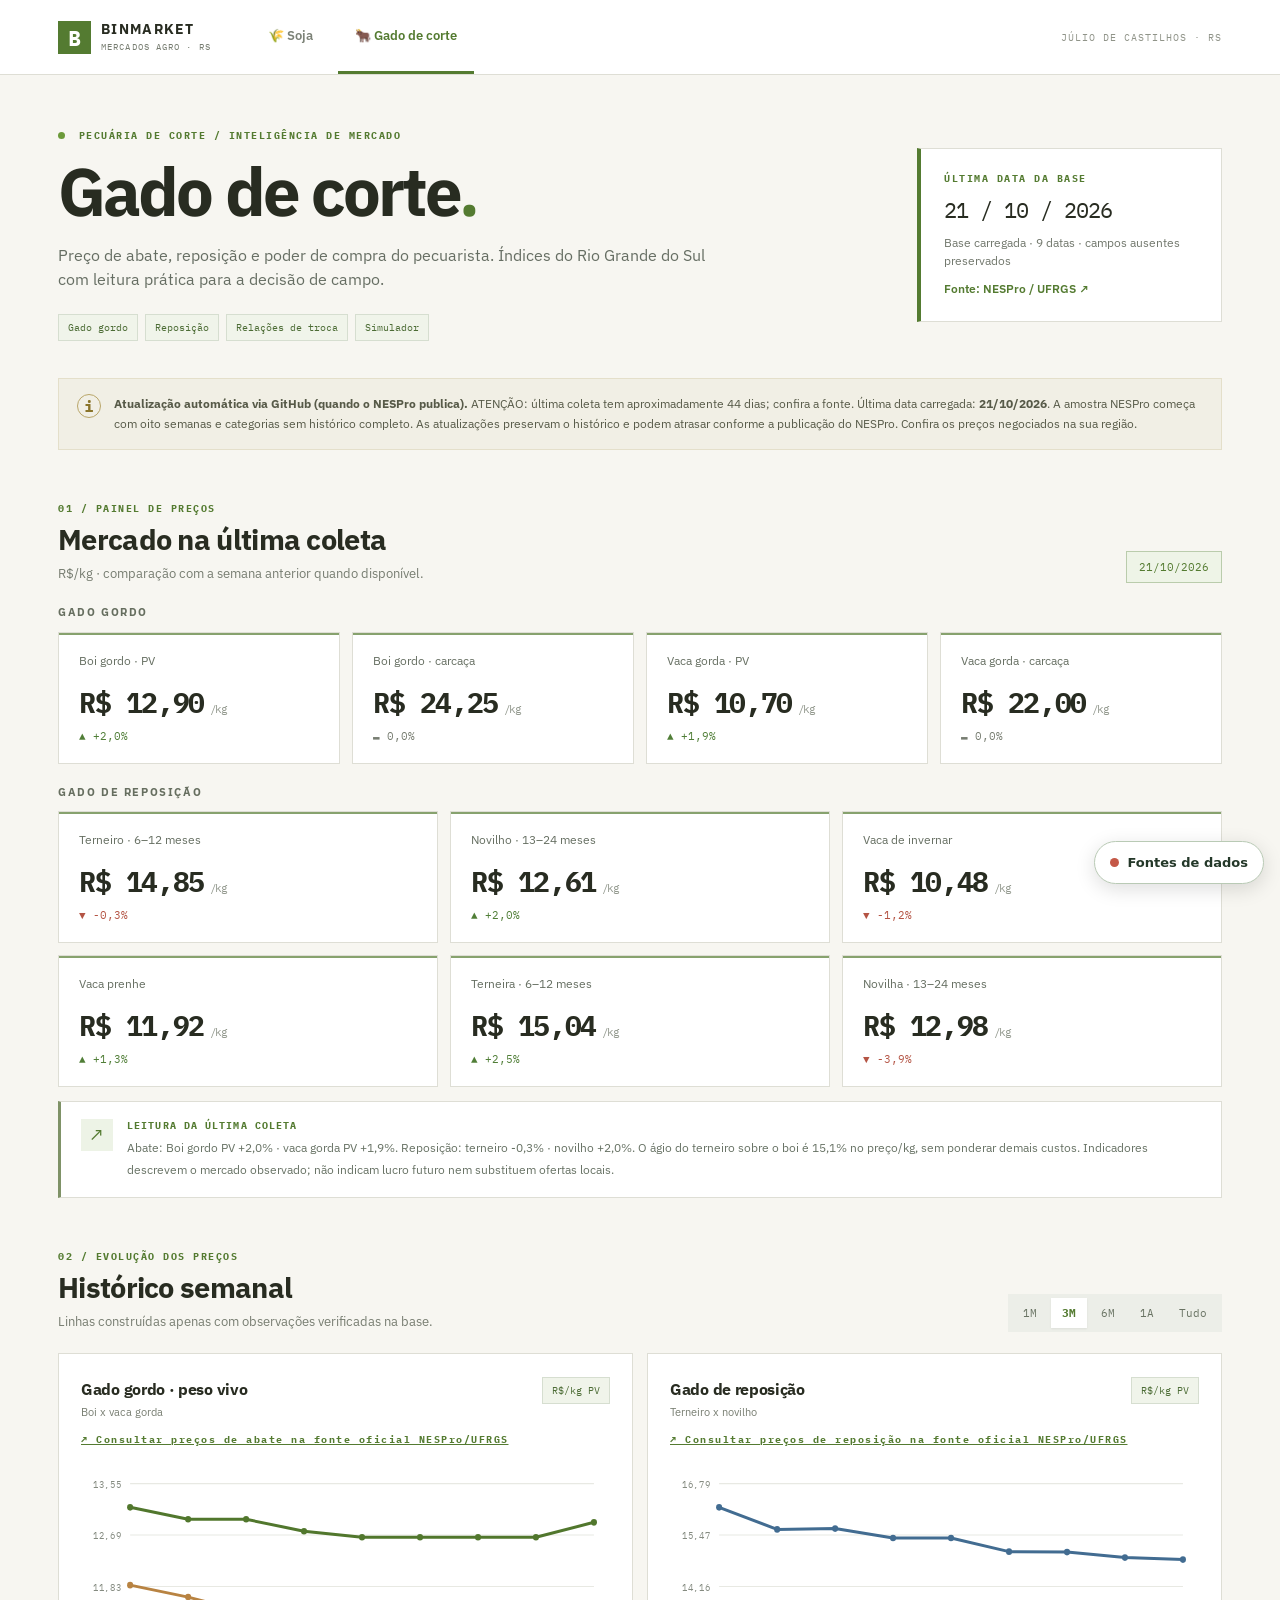
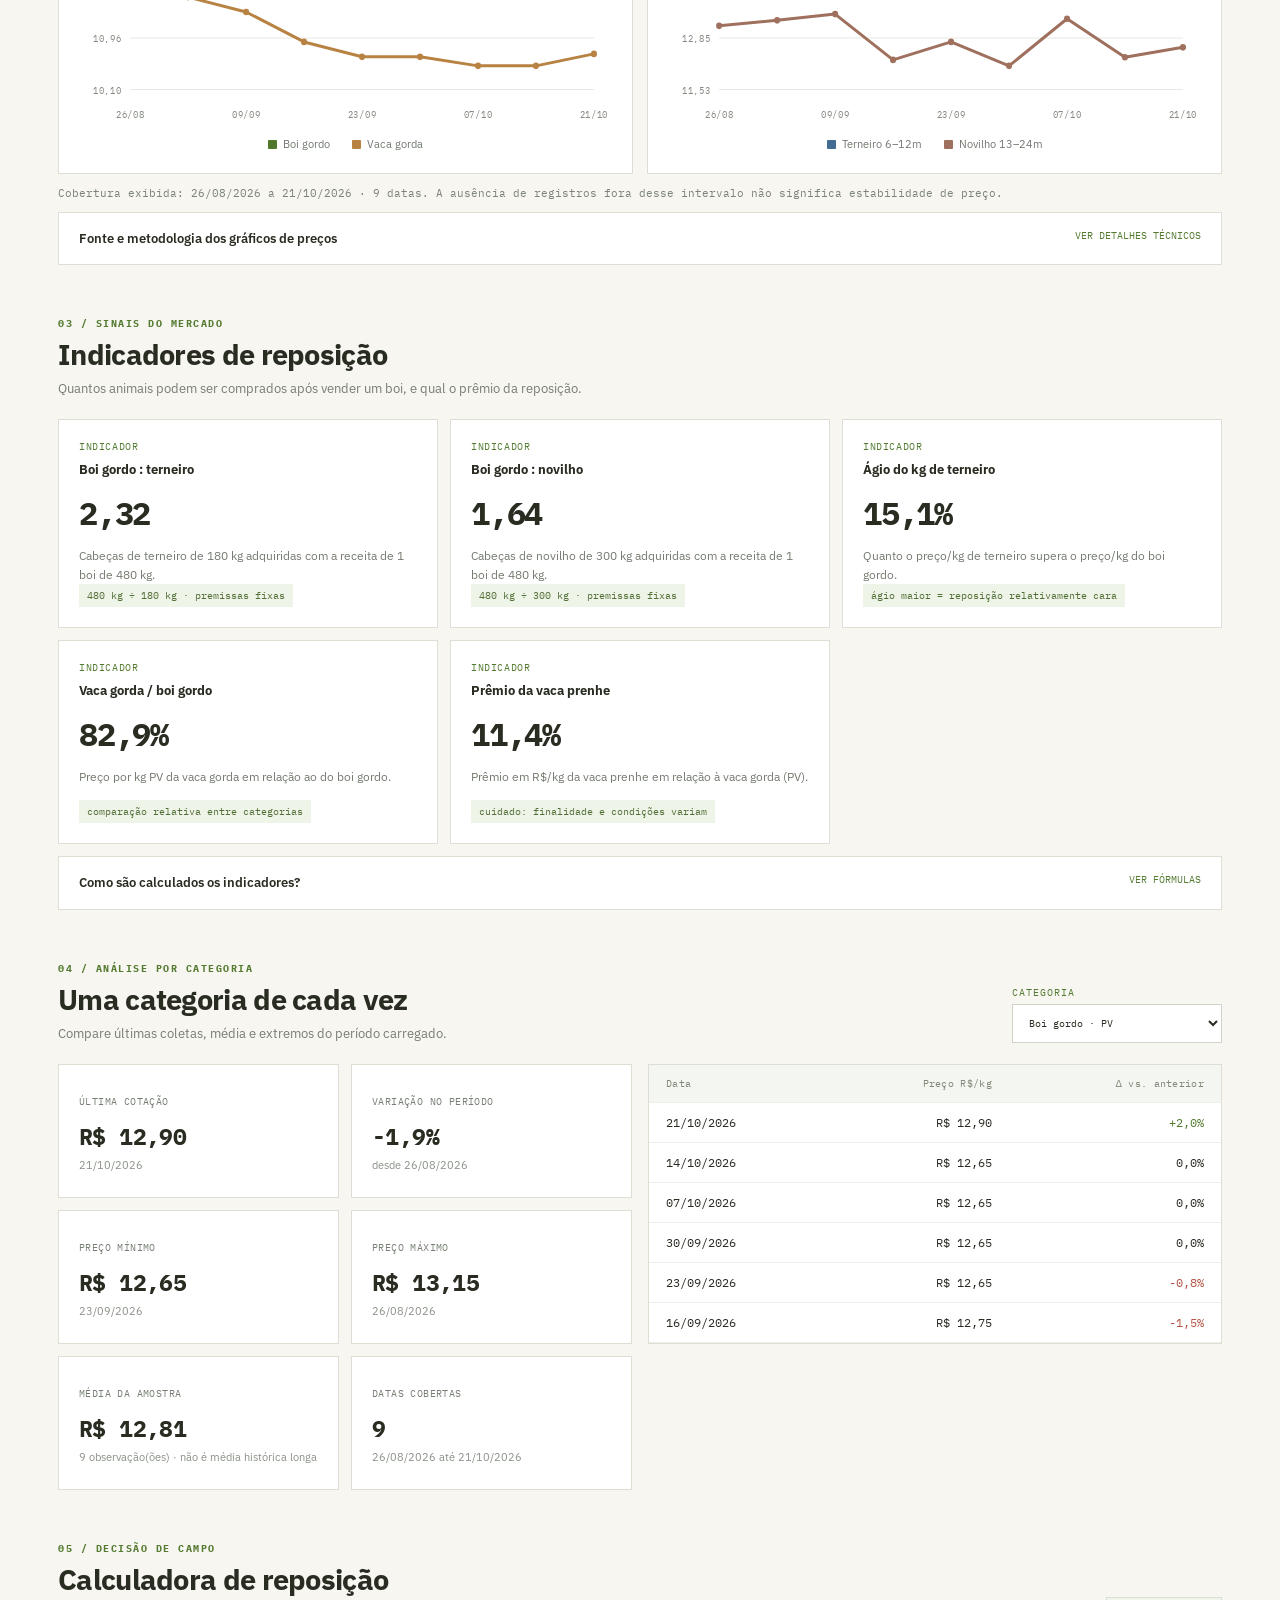
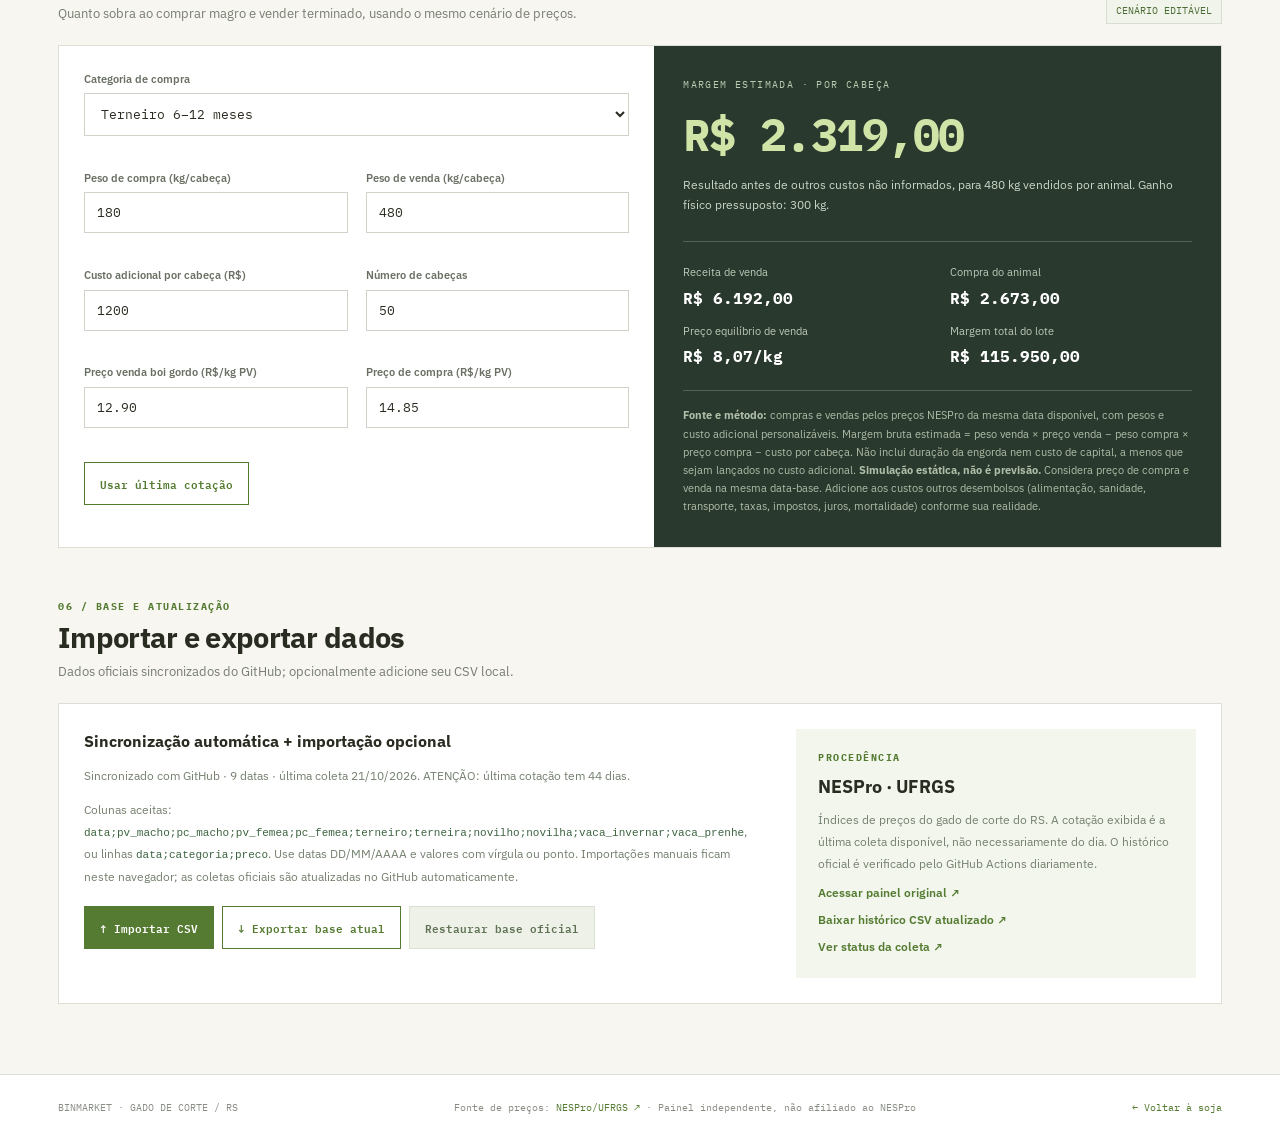
<file: bovinos.html>
<!DOCTYPE html>
<html lang="pt-BR">
<head>
<meta charset="utf-8"><meta name="viewport" content="width=device-width, initial-scale=1">
<title>Gado de corte · BinMarket RS</title>
<meta name="description" content="Painel de gado gordo e reposição no RS. Preços NESPro/UFRGS, relações de troca, gráficos históricos e simulador de reposição.">
<link rel="preconnect" href="https://fonts.googleapis.com">
<link rel="preconnect" href="https://fonts.gstatic.com" crossorigin>
<link href="https://fonts.googleapis.com/css2?family=IBM+Plex+Mono:wght@400;500;600;700&family=IBM+Plex+Sans:wght@400;500;600;700&display=swap" rel="stylesheet">
<link rel="stylesheet" href="assets/bovinos.css">
<script defer src="assets/bovinos.js"></script>
</head>
<body>
<header class="app-nav" aria-label="Navegação do painel">
  <div class="app-nav-inner">
    <a class="brand" href="index.html"><span class="brand-square">B</span><span><strong>BINMARKET</strong><small>MERCADOS AGRO · RS</small></span></a>
    <nav class="market-tabs" aria-label="Mercado"><a href="index.html">🌾 Soja</a><a class="active" aria-current="page" href="bovinos.html">🐂 Gado de corte</a></nav>
    <span class="nav-region">JÚLIO DE CASTILHOS · RS</span>
  </div>
</header>
<main class="wrap">
  <section class="hero">
    <div><div class="eyebrow"><span class="pulse"></span> PECUÁRIA DE CORTE / INTELIGÊNCIA DE MERCADO</div><h1>Gado de corte<span class="title-dot">.</span></h1><p>Preço de abate, reposição e poder de compra do pecuarista. Índices do Rio Grande do Sul com leitura prática para a decisão de campo.</p><div class="hero-tags"><span>Gado gordo</span><span>Reposição</span><span>Relações de troca</span><span>Simulador</span></div></div>
    <aside class="hero-aside"><div class="aside-caption">ÚLTIMA DATA DA BASE</div><strong id="sourceDate">14 OUT 2026</strong><span id="seedNote">Série parcial · 8 semanas verificadas</span><a href="https://bovinos-indices.nesproufrgs.com/" target="_blank" rel="noopener noreferrer">Fonte: NESPro / UFRGS ↗</a></aside>
  </section>
  <div class="data-warning" role="note"><span class="warning-icon">i</span><div><strong>Atualização automática via GitHub (quando o NESPro publica).</strong> <span id="freshnessStatus"></span> Última data carregada: <b id="dataWarningDate">14/10/2026</b>. A amostra NESPro começa com oito semanas e categorias sem histórico completo. As atualizações preservam o histórico e podem atrasar conforme a publicação do NESPro. Confira os preços negociados na sua região.</div></div>
  <section class="section" id="overview">
    <div class="section-head"><div><div class="section-index">01 / PAINEL DE PREÇOS</div><h2>Mercado na última coleta</h2><p>R$/kg · comparação com a semana anterior quando disponível.</p></div><div class="date-tag" id="lastDate">14/10/2026</div></div>
    <h3 class="minor-title">Gado gordo</h3><div class="kpi-grid kpi-four" id="slaughterCards"></div>
    <h3 class="minor-title">Gado de reposição</h3><div class="kpi-grid kpi-three" id="replacementCards"></div>
    <div class="market-readout"><div class="readout-mark">↗</div><div><div class="readout-head">LEITURA DA ÚLTIMA COLETA</div><p id="marketReadout">Calculando as variações a partir da série carregada.</p></div></div>
  </section>
  <section class="section" id="serie">
    <div class="section-head"><div><div class="section-index">02 / EVOLUÇÃO DOS PREÇOS</div><h2>Histórico semanal</h2><p>Linhas construídas apenas com observações verificadas na base.</p></div><div class="period-pills" role="group" aria-label="Período do gráfico"><button data-period="1" type="button">1M</button><button data-period="3" class="active" type="button">3M</button><button data-period="6" type="button">6M</button><button data-period="12" type="button">1A</button><button data-period="0" type="button">Tudo</button></div></div>
    <div class="chart-grid"><article class="chart-card"><div class="chart-heading"><div><h3>Gado gordo · peso vivo</h3><p>Boi x vaca gorda</p></div><span class="tag">R$/kg PV</span></div><div class="source-head" style="margin:10px 0 5px"><a href="https://bovinos-indices.nesproufrgs.com/" target="_blank" rel="noopener noreferrer">↗ Consultar preços de abate na fonte oficial NESPro/UFRGS</a></div><div id="chartSlaughter" class="chart-wrap"></div><div class="legend"><span><i style="background:#51772d"></i>Boi gordo</span><span><i style="background:#b88342"></i>Vaca gorda</span></div></article><article class="chart-card"><div class="chart-heading"><div><h3>Gado de reposição</h3><p>Terneiro x novilho</p></div><span class="tag">R$/kg PV</span></div><div class="source-head" style="margin:10px 0 5px"><a href="https://bovinos-indices.nesproufrgs.com/" target="_blank" rel="noopener noreferrer">↗ Consultar preços de reposição na fonte oficial NESPro/UFRGS</a></div><div id="chartReplacement" class="chart-wrap"></div><div class="legend"><span><i style="background:#426c91"></i>Terneiro 6–12m</span><span><i style="background:#9f705e"></i>Novilho 13–24m</span></div></article></div>
    <div class="chart-foot" id="coverageNote"></div>
    <details class="method"><summary>Fonte e metodologia dos gráficos de preços <span>VER DETALHES TÉCNICOS</span></summary>
      <div class="method-body">
        <p><b>Fonte e categoria:</b> NESPro/UFRGS, índices de bovinos do Rio Grande do Sul; gado gordo em peso vivo (PV) e reposição por categorias. <b>Unidade:</b> R$/kg PV. Valores de carcaça (PC) são independentes e não devem ser confundidos com PV.</p>
        <p><b>Período:</b> cada ponto do gráfico corresponde a uma data de coleta semanal publicada, não a um preço diário interpolado. Filtros de 1, 3, 6 e 12 meses limitam a janela de datas disponíveis, sem inventar observações nos intervalos.</p>
        <p><b>Metodologia:</b> séries ordenadas cronologicamente; comparação semanal = (cotação da semana ÷ cotação anterior − 1) × 100. Categorias sem observação histórica suficiente aparecem sem variação ou sem série, em vez de zero.</p>
        <p><b>Atualização e confiabilidade:</b> a base <a href="data/bovinos/historico.csv" download>CSV publicada no GitHub</a> é consultada automaticamente. A data da cotação pode ser anterior à data da sincronização. Exportação histórica completa depende da disponibilidade da fonte.</p>
      </div>
    </details>
  </section>
  <section class="section" id="indicadores"><div class="section-head"><div><div class="section-index">03 / SINAIS DO MERCADO</div><h2>Indicadores de reposição</h2><p>Quantos animais podem ser comprados após vender um boi, e qual o prêmio da reposição.</p></div></div><div id="ratioCards" class="ratio-grid"></div>
    <details class="method"><summary>Como são calculados os indicadores? <span>VER FÓRMULAS</span></summary><div class="method-body"><p><b>Boi : terneiro</b> = (R$/kg boi × peso boi) ÷ (R$/kg terneiro × peso terneiro).</p><p><b>Boi : novilho</b> = (R$/kg boi × peso boi) ÷ (R$/kg novilho × peso novilho).</p><p><b>Ágio</b> = [(R$/kg terneiro ÷ R$/kg boi) − 1] × 100. <b>Vaca/boi</b> = (R$/kg vaca gorda ÷ R$/kg boi gordo) × 100.</p><p>São referências econômicas parciais: frete, impostos, comissão, perdas, ganho de peso e capital de giro podem alterar a vantagem real. Estes indicadores usam pesos de referência fixos (480, 180 e 300 kg); no simulador, você pode escolher outros pesos para seu negócio.</p></div></details>
  </section>
  <section class="section" id="detalhe"><div class="section-head"><div><div class="section-index">04 / ANÁLISE POR CATEGORIA</div><h2>Uma categoria de cada vez</h2><p>Compare últimas coletas, média e extremos do período carregado.</p></div><label class="select-box">CATEGORIA <select id="categorySelect"></select></label></div><div class="detail-grid"><div class="stat-grid" id="categoryStats"></div><div class="history-table-wrap"><table><thead><tr><th>Data</th><th>Preço R$/kg</th><th>Δ vs. anterior</th></tr></thead><tbody id="historyRows"></tbody></table></div></div></section>
  <section class="section" id="simular"><div class="section-head"><div><div class="section-index">05 / DECISÃO DE CAMPO</div><h2>Calculadora de reposição</h2><p>Quanto sobra ao comprar magro e vender terminado, usando o mesmo cenário de preços.</p></div><span class="tag">CENÁRIO EDITÁVEL</span></div><div class="sim-shell"><div class="sim-form"><label>Categoria de compra<select id="simCategory"><option value="terneiro">Terneiro 6–12 meses</option><option value="novilho">Novilho 13–24 meses</option></select></label><label>Peso de compra (kg/cabeça)<input id="purchaseWeight" type="number" min="1" max="1000" step="1" value="180"></label><label>Peso de venda (kg/cabeça)<input id="saleWeight" type="number" min="1" max="1300" step="1" value="480"></label><label>Custo adicional por cabeça (R$)<input id="costHead" type="number" min="0" step="50" value="1200"></label><label>Número de cabeças<input id="heads" type="number" min="1" max="100000" step="1" value="50"></label><label>Preço venda boi gordo (R$/kg PV)<input id="salePrice" type="number" min="0.01" step="0.01" value="12.65"></label><label>Preço de compra (R$/kg PV)<input id="purchasePrice" type="number" min="0.01" step="0.01" value="14.90"></label><div class="sim-actions"><button id="resetPrices" type="button" class="btn-outline">Usar última cotação</button></div></div><div class="sim-result"><div class="result-label">MARGEM ESTIMADA · POR CABEÇA</div><div id="marginHead" class="result-number">—</div><p id="marginDescription"></p><div class="result-grid"><div><small>Receita de venda</small><strong id="revenueHead">—</strong></div><div><small>Compra do animal</small><strong id="purchaseHead">—</strong></div><div><small>Preço equilíbrio de venda</small><strong id="breakEven">—</strong></div><div><small>Margem total do lote</small><strong id="marginTotal">—</strong></div></div><div class="sim-note"><strong>Fonte e método:</strong> compras e vendas pelos preços NESPro da mesma data disponível, com pesos e custo adicional personalizáveis. Margem bruta estimada = peso venda × preço venda − peso compra × preço compra − custo por cabeça. Não inclui duração da engorda nem custo de capital, a menos que sejam lançados no custo adicional. <b>Simulação estática, não é previsão.</b> Considera preço de compra e venda na mesma data-base. Adicione aos custos outros desembolsos (alimentação, sanidade, transporte, taxas, impostos, juros, mortalidade) conforme sua realidade.</div></div></div></section>
  <section class="section" id="dados"><div class="section-head"><div><div class="section-index">06 / BASE E ATUALIZAÇÃO</div><h2>Importar e exportar dados</h2><p>Dados oficiais sincronizados do GitHub; opcionalmente adicione seu CSV local.</p></div></div><div class="import-panel"><div><h3>Sincronização automática + importação opcional</h3><p id="remoteUpdateStatus" role="status" aria-live="polite">Buscando histórico oficial no GitHub...</p><p>Colunas aceitas: <code>data;pv_macho;pc_macho;pv_femea;pc_femea;terneiro;terneira;novilho;novilha;vaca_invernar;vaca_prenhe</code>, ou linhas <code>data;categoria;preco</code>. Use datas DD/MM/AAAA e valores com vírgula ou ponto. Importações manuais ficam neste navegador; as coletas oficiais são atualizadas no GitHub automaticamente.</p><div class="button-bar"><label class="btn-primary file-btn">↑ Importar CSV<input type="file" id="csvInput" accept=".csv,text/csv,text/plain" hidden></label><button type="button" class="btn-outline" id="exportCsv">↓ Exportar base atual</button><button type="button" class="btn-soft" id="resetData">Restaurar base oficial</button></div><div id="importStatus" class="import-status" role="status" aria-live="polite"></div></div><aside class="source-box"><span class="source-head">PROCEDÊNCIA</span><strong>NESPro · UFRGS</strong><p>Índices de preços do gado de corte do RS. A cotação exibida é a última coleta disponível, não necessariamente do dia. O histórico oficial é verificado pelo GitHub Actions diariamente.</p><a href="https://bovinos-indices.nesproufrgs.com/" target="_blank" rel="noopener noreferrer">Acessar painel original ↗</a><a href="data/bovinos/historico.csv" download>Baixar histórico CSV atualizado ↗</a><a href="data/bovinos/atualizacao.json" target="_blank" rel="noopener">Ver status da coleta ↗</a></aside></div></section>
</main>
<footer><div class="wrap footer-inner"><span>BINMARKET · GADO DE CORTE / RS</span><span>Fonte de preços: <a href="https://bovinos-indices.nesproufrgs.com/" target="_blank" rel="noopener noreferrer">NESPro/UFRGS ↗</a> · Painel independente, não afiliado ao NESPro</span><a href="index.html">← Voltar à soja</a></div></footer>
<div id="chartTooltip" class="chart-tooltip" role="tooltip" hidden></div>
<script src="assets/market-status.js" defer></script>
</body></html>
</file>
<file: assets/bovinos.css>
:root{--bg:#f7f6f1;--card:#fff;--ink:#282c21;--muted:#777d71;--line:#deded5;--green:#547b31;--green-soft:#ecf2e5;--blue:#426c91;--brown:#b88342;--red:#b45444;--mono:'IBM Plex Mono',monospace;--sans:'IBM Plex Sans',sans-serif}
*{box-sizing:border-box}html{scroll-behavior:smooth}body{margin:0;background:var(--bg);font-family:var(--sans);color:var(--ink);line-height:1.5}button,input,select{font:inherit}button,a{transition:background .15s,color .15s,border-color .15s}a{color:var(--green)}.wrap{max-width:1220px;margin:0 auto;padding:0 28px}.app-nav{background:#fff;border-bottom:1px solid var(--line)}.app-nav-inner{max-width:1220px;min-height:74px;margin:auto;padding:0 28px;display:flex;align-items:center;gap:40px}.brand{display:flex;align-items:center;gap:10px;text-decoration:none;color:var(--ink);white-space:nowrap}.brand-square{display:grid;place-items:center;width:33px;height:33px;background:var(--green);color:#fff;font:bold 22px var(--mono)}.brand strong{display:block;font-size:14px;line-height:1.1;letter-spacing:1.3px}.brand small{display:block;margin-top:3px;font:9px var(--mono);letter-spacing:1.1px;color:var(--muted)}.market-tabs{align-self:stretch;display:flex;align-items:stretch;gap:8px}.market-tabs a{display:flex;align-items:center;padding:0 17px;border-bottom:3px solid transparent;text-decoration:none;font-weight:600;font-size:13px;color:#7c8277}.market-tabs a:hover{color:var(--ink)}.market-tabs a.active{color:var(--green);border-bottom-color:var(--green)}.nav-region{margin-left:auto;color:#909489;font:10px var(--mono);letter-spacing:1px;white-space:nowrap}.hero{display:grid;grid-template-columns:1fr 305px;gap:60px;align-items:center;padding:54px 0 37px}.eyebrow,.section-index,.aside-caption,.source-head{font:10px var(--mono);color:var(--green);letter-spacing:1.5px;font-weight:700}.pulse{display:inline-block;width:7px;height:7px;border-radius:50%;background:#6c9a3a;margin-right:6px}.hero h1{font-size:clamp(40px,5.4vw,67px);letter-spacing:-2.9px;line-height:1.06;margin:13px 0 17px;font-weight:700}.title-dot{color:var(--green)}.hero p{max-width:650px;color:#666e63;font-size:16px;margin:0 0 23px}.hero-tags{display:flex;gap:7px;flex-wrap:wrap}.hero-tags span,.tag{font:10px var(--mono);padding:6px 9px;border:1px solid #d6ded0;color:#4c6c35;background:#f0f4ea;white-space:nowrap}.hero-aside{border:1px solid var(--line);border-left:4px solid var(--green);padding:23px;background:white;display:flex;flex-direction:column;gap:10px}.hero-aside strong{font:22px var(--mono);letter-spacing:-1px}.hero-aside>span{font-size:12px;color:#71776c}.hero-aside a{font-size:12px;font-weight:600;text-decoration:none}.data-warning{display:flex;gap:13px;padding:15px 18px;background:#f1efe5;border:1px solid #e4dfca;color:#575a48;font-size:12px;line-height:1.65}.warning-icon{font:bold 16px var(--mono);display:grid;place-items:center;width:24px;height:24px;flex:none;border:1px solid #b9a669;border-radius:50%;color:#8a742a}.section{margin-top:52px}.section-head{display:flex;justify-content:space-between;align-items:end;gap:20px;margin-bottom:21px}.section-head h2{font-size:29px;line-height:1.1;margin:9px 0 8px;letter-spacing:-.7px}.section-head p{font-size:13px;color:var(--muted);margin:0}.date-tag{font:11px var(--mono);color:var(--green);padding:8px 12px;border:1px solid #baccac;background:#eef4e7;white-space:nowrap}.minor-title{font-size:11px;font-weight:700;letter-spacing:1.6px;text-transform:uppercase;margin:20px 0 11px;color:#666e5f}.kpi-grid{display:grid;gap:12px}.kpi-four{grid-template-columns:repeat(4,minmax(0,1fr))}.kpi-three{grid-template-columns:repeat(3,minmax(0,1fr))}.kpi{background:var(--card);border:1px solid var(--line);padding:19px 20px 16px;min-height:132px;position:relative}.kpi:before{content:'';position:absolute;top:0;left:0;right:0;height:2px;background:var(--green);opacity:.7}.kpi-label{font-size:12px;color:#666f62}.kpi-price{font:700 28px var(--mono);margin:14px 0 8px;letter-spacing:-1.4px;white-space:nowrap}.kpi-price small{font:11px var(--mono);color:#92988d;margin-left:6px}.delta{font:11px var(--mono);display:flex;gap:7px;align-items:center}.delta.up{color:#507e37}.delta.down{color:var(--red)}.delta.flat{color:var(--muted)}.kpi-note{font-size:10px;color:#999f94;margin-top:6px}.period-pills{display:flex;gap:3px;background:#eceee8;padding:4px}.period-pills button{border:0;background:transparent;padding:8px 11px;font:11px var(--mono);color:#697363;cursor:pointer}.period-pills button.active{background:#fff;color:var(--green);box-shadow:0 1px 2px #0001;font-weight:700}.chart-grid{display:grid;grid-template-columns:1fr 1fr;gap:14px}.chart-card{border:1px solid var(--line);background:#fff;padding:23px 22px 20px;min-width:0}.chart-heading{display:flex;justify-content:space-between;align-items:start;gap:8px}.chart-heading h3{font-size:16px;letter-spacing:-.3px;margin:0}.chart-heading p{font-size:11px;color:var(--muted);margin:3px 0}.chart-wrap{height:258px;margin:22px 0 10px;position:relative}.chart-wrap svg{width:100%;height:100%;display:block;overflow:visible}.axis-label{fill:#858b81;font:10px var(--mono)}.gridline{stroke:#e8e9e3;stroke-width:1}.chart-hit{fill:transparent;cursor:crosshair}.chart-tooltip{position:fixed;z-index:200;pointer-events:none;background:#253126;color:#fff;border:1px solid #445440;padding:9px 12px;box-shadow:0 10px 24px #0002;white-space:nowrap;font:11px var(--mono);line-height:1.7}.legend{display:flex;justify-content:center;gap:22px;color:#6f776d;font-size:11px}.legend span{display:flex;align-items:center;gap:6px}.legend i{width:9px;height:9px;display:inline-block;border-radius:1px}.chart-foot{font:11px var(--mono);color:#7b8277;margin-top:12px}.ratio-grid{display:grid;grid-template-columns:repeat(3,minmax(0,1fr));gap:12px}.ratio{background:#fff;border:1px solid var(--line);padding:20px;display:flex;flex-direction:column;min-height:204px}.ratio small{font:10px var(--mono);color:var(--green);letter-spacing:.6px}.ratio h3{font-size:13px;margin:7px 0 12px}.ratio-number{font:700 32px var(--mono);letter-spacing:-1.2px}.ratio p{margin:12px 0 0;font-size:12px;color:#747b70;line-height:1.6}.ratio .badge{display:inline-block;font:10px var(--mono);align-self:start;padding:5px 8px;background:#eef4e7;color:#526e37;margin-top:auto}.method{margin-top:12px;background:#fff;border:1px solid var(--line)}.method summary{cursor:pointer;padding:16px 20px;font-size:13px;font-weight:600;display:flex;justify-content:space-between}.method summary span{font:10px var(--mono);color:var(--green)}.method-body{border-top:1px solid var(--line);padding:10px 20px;color:#657063;font-size:12px}.method-body p{margin:9px 0}.select-box{display:flex;flex-direction:column;gap:5px;font:10px var(--mono);color:var(--green);letter-spacing:1px}.select-box select{min-width:210px}.select-box select,.sim-form select,.sim-form input{background:#fff;border:1px solid #cfd3c8;color:var(--ink);padding:11px 12px;border-radius:0;outline-color:var(--green)}.detail-grid{display:grid;grid-template-columns:1fr 1fr;gap:16px;align-items:start}.stat-grid{display:grid;grid-template-columns:repeat(2,minmax(0,1fr));gap:12px}.stat{border:1px solid var(--line);padding:22px 20px;background:#fff;min-height:126px}.stat small{font:10px var(--mono);color:#777f74;letter-spacing:.4px}.stat strong{display:block;font:700 23px var(--mono);margin-top:10px;letter-spacing:-.6px}.stat span{font-size:11px;color:#899186}.history-table-wrap{overflow-x:auto;border:1px solid var(--line);background:#fff;max-height:280px;overflow-y:auto}table{width:100%;border-collapse:collapse;white-space:nowrap;text-align:right;font:12px var(--mono)}th,td{padding:12px 17px;border-bottom:1px solid #eff0ea}th{background:#f4f6f1;position:sticky;top:0;z-index:1;font:10px var(--mono);color:#7f8878;letter-spacing:.3px}th:first-child,td:first-child{text-align:left}.sim-shell{display:grid;grid-template-columns:1.05fr 1fr;border:1px solid var(--line);background:#fff}.sim-form{padding:25px;display:grid;grid-template-columns:1fr 1fr;gap:16px 18px}.sim-form label{display:flex;flex-direction:column;gap:6px;font-size:11px;font-weight:600;color:#697063}.sim-form label:first-child{grid-column:1/-1}.sim-form input,.sim-form select{width:100%;font:13px var(--mono)}.sim-actions{grid-column:1/-1}.sim-result{background:#29392e;color:#e8f0e2;padding:32px 29px}.result-label{font:10px var(--mono);letter-spacing:1.4px;color:#bbcbb1}.result-number{font:700 clamp(30px,3.5vw,45px) var(--mono);color:#d0e4a8;margin:14px 0 10px;letter-spacing:-1.5px}.sim-result>p{font-size:12px;color:#cad6c6;line-height:1.7}.result-grid{display:grid;grid-template-columns:1fr 1fr;gap:15px 25px;margin-top:26px;padding-top:22px;border-top:1px solid #526456}.result-grid small{display:block;color:#bdcab8;font-size:11px}.result-grid strong{display:block;font:700 16px var(--mono);color:#fff;margin-top:7px}.sim-note{border-top:1px solid #526456;margin-top:24px;padding-top:15px;color:#b0bea8;font-size:11px;line-height:1.65}.button-bar{display:flex;gap:8px;flex-wrap:wrap;margin-top:18px}button,.file-btn{cursor:pointer}.btn-primary,.btn-outline,.btn-soft{border:1px solid var(--green);padding:11px 15px;font:600 11px var(--mono);text-align:center;text-decoration:none;display:inline-flex;align-items:center;justify-content:center}.btn-primary{background:var(--green);color:#fff}.btn-outline{background:#fff;color:var(--green)}.btn-soft{background:#eef1e7;color:#5f7255;border-color:#dae1d3}.btn-primary:hover{background:#3c6326}.btn-outline:hover{background:#eef5e8}.import-panel{display:grid;grid-template-columns:1.7fr 1fr;gap:32px;background:#fff;border:1px solid var(--line);padding:25px}.import-panel h3{font-size:16px;margin:0 0 8px}.import-panel p{font-size:12px;line-height:1.85;color:#75806f}.import-panel code{font-size:11px;overflow-wrap:anywhere;color:#3d6441}.import-status{font:11px var(--mono);margin-top:13px;color:var(--green);min-height:16px}.source-box{background:#f2f6ed;padding:22px;display:flex;flex-direction:column;gap:9px;align-items:start}.source-box strong{font-size:18px}.source-box p{margin:0}.source-box a{font-size:12px;text-decoration:none;font-weight:600}footer{border-top:1px solid var(--line);margin-top:70px;background:#fff}.footer-inner{padding-top:26px;padding-bottom:26px;display:flex;justify-content:space-between;gap:20px;color:#898e84;font:10px var(--mono)}footer a{text-decoration:none}button:focus-visible,a:focus-visible,input:focus-visible,select:focus-visible{outline:2px solid #4b8731;outline-offset:3px}
@media(max-width:950px){.nav-region{display:none}.hero{grid-template-columns:1fr 255px;gap:18px}.kpi-four{grid-template-columns:repeat(2,minmax(0,1fr))}.kpi-three{grid-template-columns:repeat(3,minmax(0,1fr))}.ratio-grid{grid-template-columns:repeat(2,minmax(0,1fr))}.chart-grid{grid-template-columns:1fr}.chart-wrap{height:260px}.detail-grid{grid-template-columns:1fr 1.1fr}.import-panel{grid-template-columns:1fr}}
@media(max-width:640px){.wrap{padding-left:15px;padding-right:15px}.app-nav-inner{padding:8px 13px;flex-direction:column;gap:5px;align-items:stretch}.brand{align-self:flex-start;margin:3px 0}.market-tabs{width:100%}.market-tabs a{flex:1;justify-content:center;padding:10px}.hero{grid-template-columns:1fr;padding:32px 0 23px}.hero h1{font-size:43px}.hero-aside{padding:17px}.section{margin-top:38px}.section-head{flex-wrap:wrap;align-items:start}.section-head h2{font-size:24px}.date-tag{align-self:start}.kpi-four,.kpi-three{grid-template-columns:repeat(2,minmax(0,1fr));gap:8px}.kpi{padding:15px 12px;min-height:115px}.kpi-price{font-size:23px}.ratio-grid{grid-template-columns:1fr}.ratio{min-height:auto}.chart-card{padding:18px 12px}.chart-wrap{height:215px}.period-pills button{padding:7px 9px}.detail-grid,.sim-shell{grid-template-columns:1fr}.sim-form{padding:18px;gap:12px}.sim-result{padding:24px 20px}.stat{min-height:110px;padding:18px 14px}.stat strong{font-size:19px}.footer-inner{flex-direction:column;gap:9px}.source-box{margin-top:4px}.import-panel{padding:16px}}
@media print{.app-nav,.button-bar,.period-pills,.market-tabs{display:none!important}.section{break-inside:avoid}.wrap{max-width:none}.chart-grid{display:block}.chart-card{margin:15px 0}body{background:#fff}}

.market-readout{margin-top:14px;display:flex;gap:14px;align-items:start;background:#fff;border:1px solid var(--line);border-left:3px solid #7f9267;padding:17px 20px}.readout-mark{width:32px;height:32px;display:grid;place-items:center;background:#edf3e6;color:var(--green);font-size:19px;flex:none}.readout-head{font:700 10px var(--mono);color:var(--green);letter-spacing:1.1px}.market-readout p{font-size:12px;color:#677264;line-height:1.8;margin:5px 0 0}
</file>
